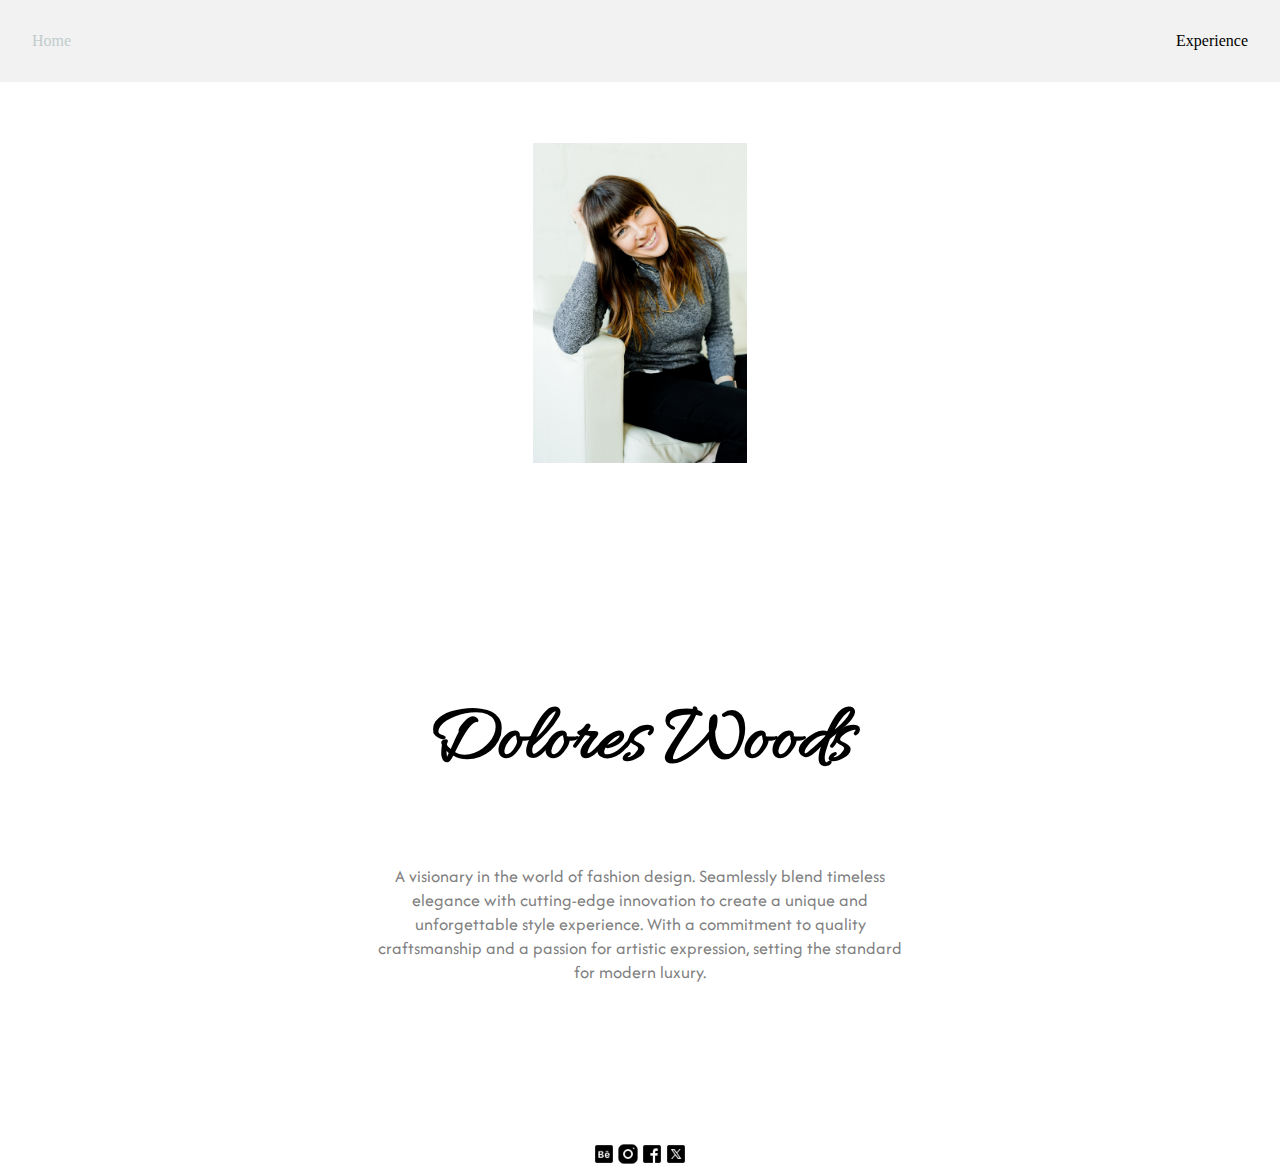
<file: index.html>
<!DOCTYPE html>
<html lang="en">
  <head>
    <meta charset="UTF-8" />
    <meta name="viewport" content="width=device-width, initial-scale=1.0" />
    <link
      rel="stylesheet"
      href="https://fonts.googleapis.com/css2?family=Material+Symbols+Outlined:opsz,wght,FILL,GRAD@24,400,0,0"
    />
    <link
      href="https://fonts.googleapis.com/css?family=Afacad:regular,500,600,700,italic,500italic,600italic,700italic"
      rel="stylesheet"
    />
    <link
      href="https://fonts.googleapis.com/css?family=Allura:regular"
      rel="stylesheet"
    />
    <link rel="stylesheet" href="assets/css/style.css" />
    <title>Dolores Woods</title>
  </head>
  <body>
    <div class="main-container">
      <div class="col-1">
        <a class="link current" href="index.html">Home</a>
        <a class="link" href="about.html">Experience</a>
        <a class="cr" href="https://gradev-io.github.io/GradHome">
          Gradev&copy;</a
        >
      </div>
      <div class="col-2">
        <div class="img-container">
          <img src="./assets/images/hero.jpg" alt="image" />
        </div>
        <div class="heroInfo">
          <h1>Dolores Woods</h1>
          <p>
            A visionary in the world of fashion design. Seamlessly blend
            timeless elegance with cutting-edge innovation to create a unique
            and unforgettable style experience. With a commitment to quality
            craftsmanship and a passion for artistic expression, setting the
            standard for modern luxury.
          </p>
        </div>
      </div>
      <div class="col-3">
        <a href="https://behance.com" rel="noopener" target="_blank">
          <img src="./assets/images/behance.png" alt="icon"
        /></a>
        <a href="https://instagram.com" rel="noopener" target="_blank">
          <img src="./assets/images/instagram.png" alt="icon"
        /></a>
        <a href="https://facebook.com" rel="noopener" target="_blank">
          <img src="./assets/images/facebook.png" alt="icon"
        /></a>
        <a href="https://twitter.com" rel="noopener" target="_blank">
          <img src="./assets/images/twitter.png" alt="icon"
        /></a>
      </div>
      <div class="cr">
        <a href="https://gradev-io.github.io/GradHome"> Gradev&copy;</a>
      </div>
    </div>
  </body>
</html>
</file>
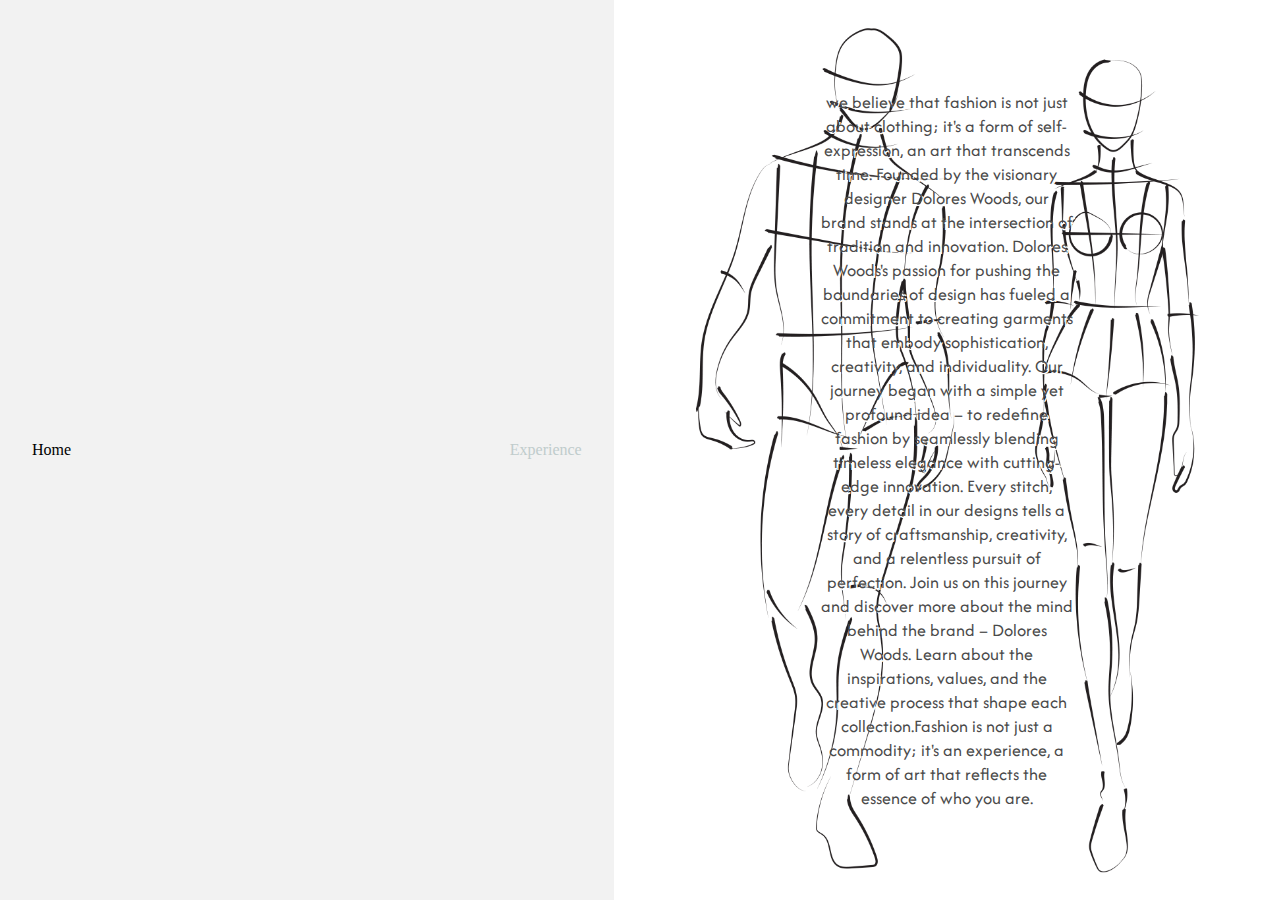
<file: about.html>
<!DOCTYPE html>
<html lang="en">
  <head>
    <meta charset="UTF-8" />
    <meta name="viewport" content="width=device-width, initial-scale=1.0" />
    <link
      rel="stylesheet"
      href="https://fonts.googleapis.com/css2?family=Material+Symbols+Outlined:opsz,wght,FILL,GRAD@24,400,0,0"
    />
    <link
      href="https://fonts.googleapis.com/css?family=Afacad:regular,500,600,700,italic,500italic,600italic,700italic"
      rel="stylesheet"
    />
    <link
      href="https://fonts.googleapis.com/css?family=Allura:regular"
      rel="stylesheet"
    />
    <link rel="stylesheet" href="assets/css/style.css" />
    <title>Experience</title>
  </head>
  <body>
    <div class="about-main-container">
      <div class="col-1">
        <a class="link" href="index.html">Home</a>
        <a class="current link" href="about.html">Experience</a>
        <a class="cr" href="https://gradev-io.github.io/GradHome">
          Gradev&copy;</a
        >
      </div>
      <div class="col-2">
        <p>
          we believe that fashion is not just about clothing; it's a form of
          self-expression, an art that transcends time. Founded by the visionary
          designer Dolores Woods, our brand stands at the intersection of
          tradition and innovation. Dolores Woods's passion for pushing the
          boundaries of design has fueled a commitment to creating garments that
          embody sophistication, creativity, and individuality. Our journey
          began with a simple yet profound idea – to redefine fashion by
          seamlessly blending timeless elegance with cutting-edge innovation.
          Every stitch, every detail in our designs tells a story of
          craftsmanship, creativity, and a relentless pursuit of perfection.
          Join us on this journey and discover more about the mind behind the
          brand – Dolores Woods. Learn about the inspirations, values, and the
          creative process that shape each collection.Fashion is not just a
          commodity; it's an experience, a form of art that reflects the essence
          of who you are.
        </p>
      </div>
    </div>
  </body>
</html>
</file>
<file: assets/css/style.css>
* {
  box-sizing: border-box;
}
body {
  margin: 0;
  padding: 0;
}
@media screen and (min-width: 1280px) {
  @keyframes fadeInRight {
    0% {
      opacity: 0;
      transform: translateX(20%);
    }
    100% {
      opacity: 1;
      transform: translateX(0);
    }
  }
  @keyframes fadeInLeft {
    0% {
      opacity: 0;
      transform: translateX(-20%);
    }
    100% {
      opacity: 1;
      transform: translateX(0);
    }
  }
  .main-container {
    display: flex;
    justify-content: center;
    align-items: center;
    flex-direction: row;
    width: 100%;
    height: 100%;
  }

  .main-container > .col-1 {
    display: flex;
    justify-content: space-evenly;
    align-items: center;
    flex-direction: column;
    height: 100vh;
    width: 30%;
    background-color: rgb(242, 242, 242);
    animation: fadeInLeft 1s ease-in-out;
  }

  .col-1 > .cr {
    text-decoration: none;
    color: rgb(4, 28, 4);
    transition: all 0.3s ease-in-out;
  }
  .col-1 > .cr:hover {
    text-decoration: none;
    color: rgb(1, 59, 1);
  }

  .col-1 > .current {
    color: rgb(192, 204, 204);
  }
  .col-1 > .link {
    text-decoration: none;
    color: black;
    font-family: segoe UI;
    transition: all 0.5s ease-in-out;
  }
  .col-1 > .link:hover {
    color: grey;
  }
  .main-container > .col-2 {
    display: flex;
    justify-content: center;
    align-items: center;
    flex-direction: row;
    height: 100vh;
    padding: 5rem;
  }
  .col-2 > .img-container {
    display: flex;
    justify-content: center;
    align-items: center;
    height: 100%;
    width: 50%;
  }
  .img-container > img {
    height: 30rem;
    width: 100%;
    object-fit: contain;
    animation: fadeInRight 0.9s ease-in-out;
  }
  .col-2 > .heroInfo {
    display: flex;
    justify-content: center;
    align-items: center;
    flex-direction: column;
    width: 50%;
    padding: 15px;
    margin-top: 10rem;
  }
  .heroInfo > p {
    font-family: afacad;
    color: grey;
    font-size: large;
    text-align: center;
  }
  .heroInfo > h1 {
    font-family: allura;
    color: black;
    font-size: 5rem;
    text-align: center;
  }
  .main-container > .col-3 {
    display: flex;
    justify-content: center;
    align-items: center;
    flex-direction: column;
    row-gap: 2rem;
    height: 100vh;
    width: 20%;
    animation: fadeInLeft 1s ease-in-out;
  }
  .col-3 > a > img {
    height: 1.5rem;
    width: 1.5rem;
  }
  .main-container > .cr {
    display: none;
  }
  .about-main-container {
    display: flex;
    justify-content: space-between;
    align-items: center;
    flex-direction: row;
    width: 100vw;
    height: 100vh;
  }
  .about-main-container > .col-1 {
    display: flex;
    justify-content: space-evenly;
    align-items: center;
    flex-direction: column;
    height: 100vh;
    width: 13vw;
    background-color: rgb(242, 242, 242);
    animation: fadeInLeft 1s ease-in-out;
  }

  .col-1 > .menu {
    display: none;
  }
  .col-1 > .cr {
    text-decoration: none;
    color: rgb(4, 28, 4);
    transition: all 0.3s ease-in-out;
  }
  .col-1 > .cr:hover {
    text-decoration: none;
    color: rgb(1, 59, 1);
  }
  .col-1 > h1 {
    display: none;
  }

  .col-1 > .link {
    text-decoration: none;
    color: black;
    font-family: segoe UI;
    transition: all 0.5s ease-in-out;
  }
  .col-1 > .link:hover {
    color: grey;
  }
  .col-1 > .current {
    color: rgb(192, 204, 204);
  }
  .about-main-container > .col-2 {
    display: flex;
    justify-content: center;
    align-items: flex-start;
    width: 80%;
    flex-direction: column;
    row-gap: 8rem;
    padding: 5rem;
    height: 100vh;
    text-align: center;
    background: url(../images/bkgd-1.png);
    background-position: right;
    background-repeat: no-repeat;
    background-size: contain;
  }
  .about-main-container > .col-2 > p {
    font-family: afacad;
    color: rgb(74, 74, 74);
    font-size: large;
    text-align: center;
    text-shadow: 2px 2px white;
    width: 50%;
    animation: fadeInRight 1s ease-in-out;
  }
}
@media screen and (max-width: 1280px) {
  @keyframes fadeInRight {
    0% {
      opacity: 0;
      transform: translateX(100%);
    }
    100% {
      opacity: 1;
      transform: translateX(0);
    }
  }
  @keyframes fadeInLeft {
    0% {
      opacity: 0;
      transform: translateX(-100%);
    }
    100% {
      opacity: 1;
      transform: translateX(0);
    }
  }
  .main-container {
    display: flex;
    justify-content: space-between;
    align-items: center;
    flex-direction: column;
    width: 100vw;
    height: 100vh;
    row-gap: 3rem;
  }
  .main-container > .col-1 {
    display: flex;
    justify-content: space-between;
    align-items: center;
    flex-direction: row;
    width: 100%;
    padding: 2rem;
    background-color: rgb(242, 242, 242);
  }
  .col-1 > .current {
    color: rgb(192, 204, 204);
  }
  .col-1 > .link {
    text-decoration: none;
    color: black;
    font-family: segoe UI;
    transition: all 0.5s ease-in-out;
  }
  .col-1 > .link:hover {
    color: grey;
  }
  .col-1 > .current {
    color: rgb(192, 204, 204);
  }
  .col-1 > h1 {
    font-family: allura;
  }
  .main-container > .col-2 {
    display: flex;
    justify-content: center;
    align-items: center;
    flex-direction: column;
    width: 100%;
  }
  .col-2 > .img-container {
    height: 20rem;
  }
  .col-2 > .heroInfo {
    width: 50%;
    animation: fadeInRight 1.2s ease-in-out;
  }
  .col-2 > .img-container > img {
    width: 100%;
    height: 100%;
    object-fit: contain;
    animation: fadeInRight 0.9s ease-in-out;
  }
  .heroInfo > p {
    font-family: afacad;
    color: grey;
    font-size: large;
    text-align: center;
  }
  .heroInfo > h1 {
    font-family: allura;
    color: black;
    width: 100%;
    display: flex;
    justify-content: center;
    align-items: center;
  }
  .main-container > .col-3 {
    width: 100%;
    display: flex;
    justify-content: center;
    align-items: center;
    flex-direction: row;
    margin-top: 4rem;
    animation: fadeInLeft 1s ease-in-out;
  }
  .main-container > .cr {
    padding: 3rem;
  }
  .main-container > .cr > a {
    padding: 3rem;
    text-decoration: none;
    color: rgb(82, 118, 82);
    transition: all 0.3s ease-in-out;
  }

  .main-container > .cr > a:hover {
    color: rgb(1, 59, 1);
  }

  .about-main-container > .col-1 {
    display: flex;
    justify-content: space-between;
    align-items: center;
    flex-direction: row;
    width: 100%;
    padding: 2rem;
    background-color: rgb(242, 242, 242);
  }

  .col-1 > .link {
    text-decoration: none;
    color: black;
    font-family: segoe UI;
    transition: all 0.5s ease-in-out;
  }
  .col-1 > .link:hover {
    color: grey;
  }
  .col-1 > .current {
    color: rgb(192, 204, 204);
  }
  .col-1 > .cr {
    display: none;
  }
  .col-1 > .menu {
    display: inline-block;
  }
  .col-1 > h1 {
    font-family: allura;
  }
  .about-main-container > .col-2 {
    display: flex;
    justify-content: center;
    align-items: center;
    width: 100%;
    flex-direction: column;
    row-gap: 8rem;
    padding: 5rem;
    height: 100vh;
    text-align: center;
    background: url(../images/bkgd-1.png);
    background-position: center;
    background-repeat: no-repeat;
    background-size: contain;
  }
  .col-2 > p {
    font-family: afacad;
    color: rgb(74, 74, 74);
    text-align: center;
    text-shadow: 2px 2px white;
    width: 100%;
    animation: fadeInRight 1s ease-in-out;
  }
}
</file>
